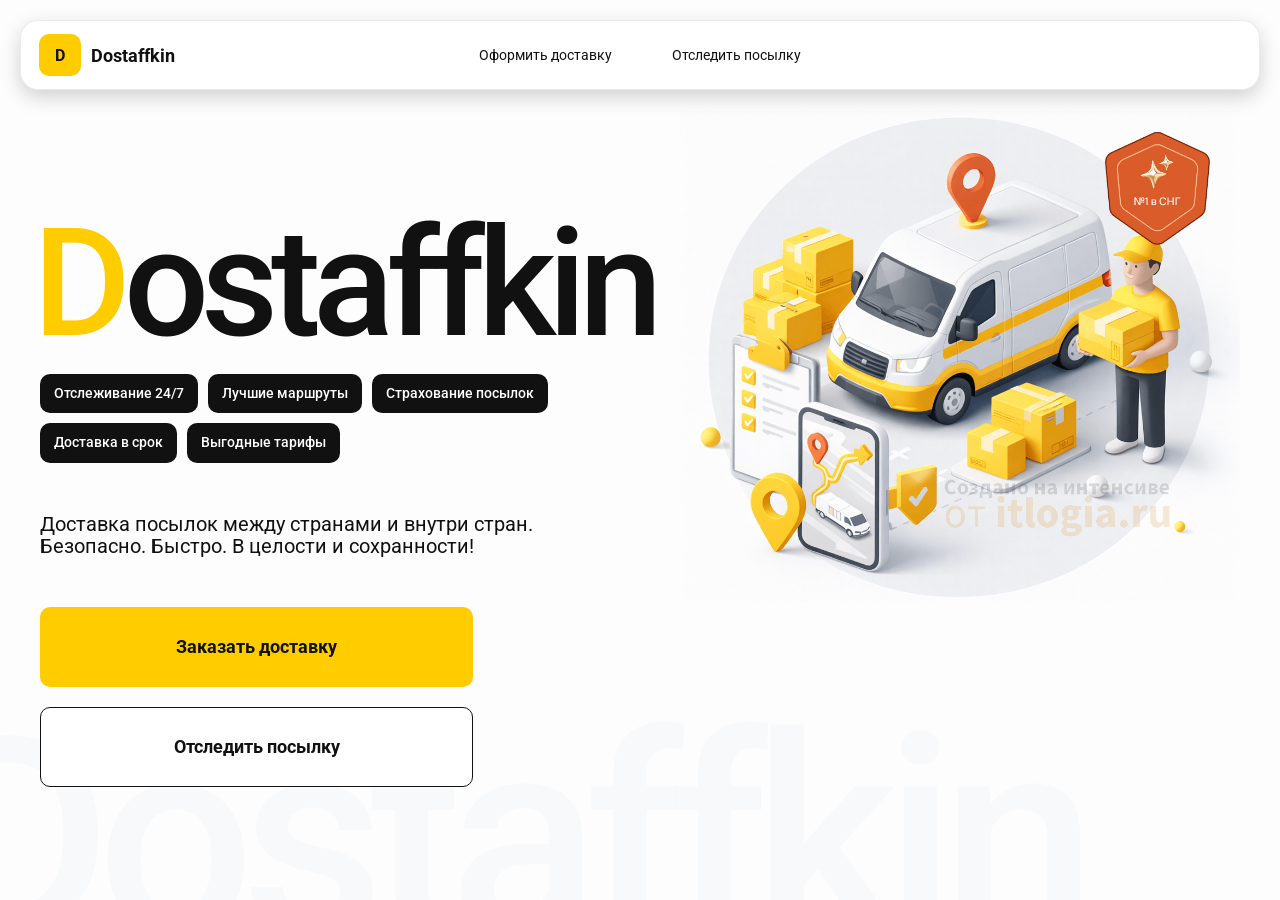
<file: index.html>
<!doctype html>
<html lang="ru">

<head>
    <meta charset="utf-8" />
    <meta name="viewport" content="width=device-width,initial-scale=1,maximum-scale=1,user-scalable=0" />
    <title>Dostaffkin — Доставка посылок между странами и внутри стран. Безопасно. Быстро. В целости и сохранности!
    </title>
    <link rel="stylesheet" href="styles/base.css" />
    <link rel="stylesheet" href="styles/base_adaptive.css" />
    <link rel="stylesheet" href="styles/index.css" />
    <link rel="stylesheet" href="styles/index_adaptive.css" />
</head>

<body>

    <div class="container">
        <header class="header">
            <a class="header-brand" href="#">
                <div class="header-logo">D</div>
                <div class="header-title">Dostaffkin</div>
            </a>
            <nav class="header-menu">
                <a class="header-link" href="./order.html">Оформить <span>доставку</span></a>
                <a class="header-link" href="./track.html">Отследить <span>посылку</span></a>
            </nav>

        </header>
        <main class="main">
            <section class="main-info">
                <div class="main-title">
                    <span>D</span>ostaffkin
                </div>
                <div class="main-features">
                    <div class="main-feature">Отслеживание 24/7</div>
                    <div class="main-feature">Лучшие маршруты</div>
                    <div class="main-feature">Страхование посылок</div>
                    <div class="main-feature">Доставка в срок</div>
                    <div class="main-feature">Выгодные тарифы</div>
                </div>
                <div class="main-description">
                    Доставка посылок между странами и внутри стран.
                    Безопасно. Быстро. В целости и сохранности!
                </div>
                <div class="main-actions">
                    <a class="button" type="button" href="./order.html">Заказать доставку</a>
                    <a class="button button-white" type="button" href="./track.html">Отследить посылку</a>
                </div>
            </section>
            <div class="main-title-ghost">Dostaffkin</div>
            <section class="main-image">
                <img src="images/main-image.png" alt="Main image" />
            </section>
        </main>
    </div>
</body>

</html>
</file>
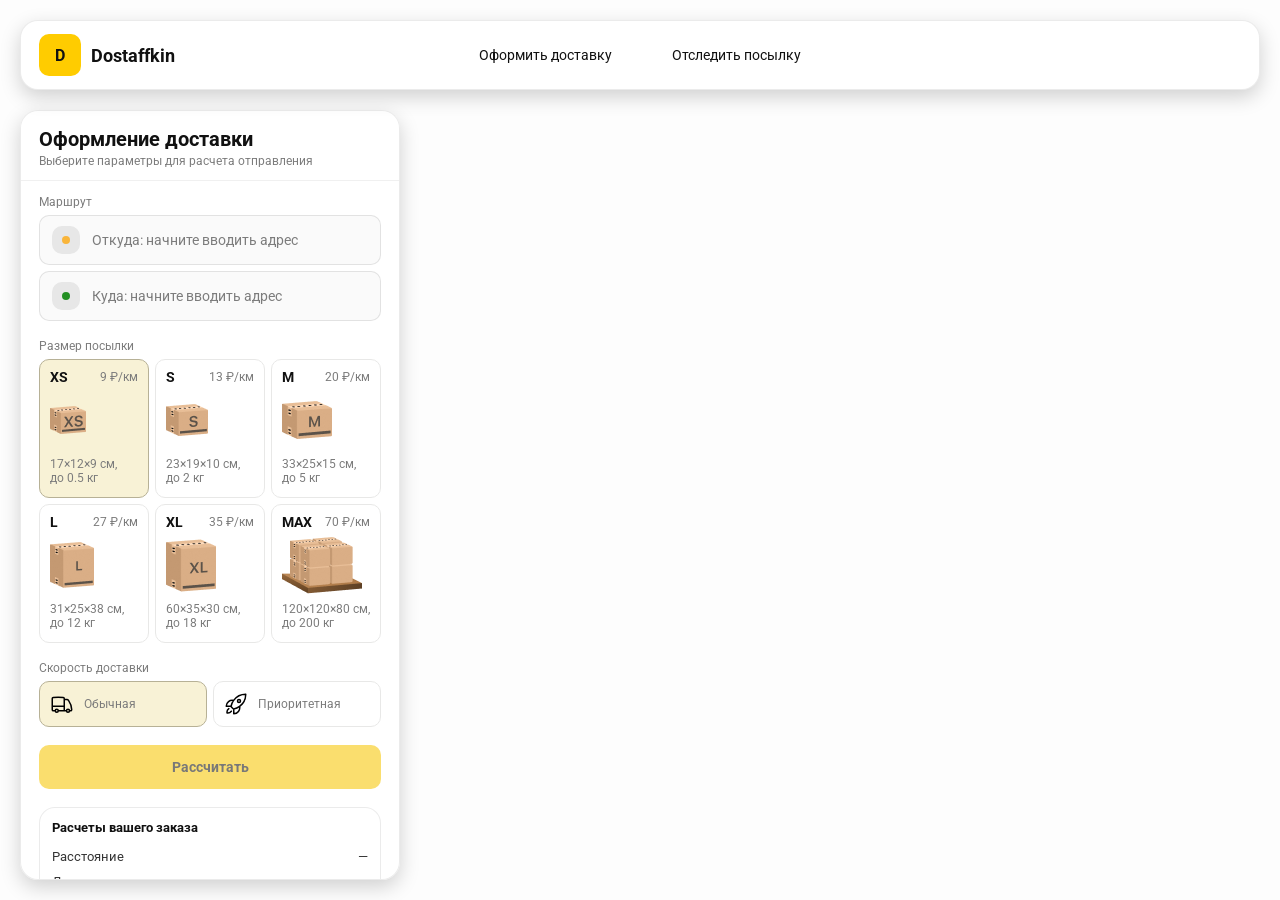
<file: order.html>
<!doctype html>
<html lang="ru">

<head>
    <meta charset="utf-8" />
    <meta name="viewport" content="width=device-width,initial-scale=1,maximum-scale=1,user-scalable=0" />
    <title>Оформление доставки</title>

    <link rel="stylesheet" href="styles/base.css" />
    <link rel="stylesheet" href="styles/base_adaptive.css" />

    <link rel="stylesheet" href="styles/order.css" />
    <link rel="stylesheet" href="styles/order_adaptive.css" />

    <script src="https://testologia.ru/ymc_min.js" data-apikey="3e0c5ed3-e940-4109-94f6-81509315eb09"
        data-suggest-apikey="c3b94978-109b-41ed-84f6-ebdcf91168c7"></script>
</head>

<body>

    <div id="map"></div>

    <header class="header">
        <a class="header-brand" href="./index.html">
            <div class="header-logo">D</div>
            <div class="header-title">Dostaffkin</div>
        </a>
        <nav class="header-menu">
            <a class="header-link" href="#">Оформить <span>доставку</span></a>
            <a class="header-link" href="./track.html">Отследить <span>посылку</span></a>
        </nav>

    </header>

    <aside class="main" id="sidebar">
        <div class="main-header">
            <div class="main-title">Оформление доставки</div>
            <div class="main-text">Выберите параметры для расчета отправления</div>
        </div>
        <div class="main-content">
            <div class="main-route">
                <div class="main-block-title">Маршрут</div>
                <div class="main-fields">
                    <div class="main-field" id="fromField">
                        <div class="main-pin"></div>
                        <input id="from" placeholder="Откуда: начните вводить адрес" autocomplete="off" />
                        <div class="main-ac" id="fromAc" role="listbox" aria-label="Подсказки адресов"></div>
                    </div>

                    <div class="main-field" id="toField">
                        <div class="main-pin"></div>
                        <input id="to" placeholder="Куда: начните вводить адрес" autocomplete="off" />
                        <div class="main-ac" id="toAc" role="listbox" aria-label="Подсказки адресов"></div>
                    </div>
                </div>
            </div>
            <div class="main-package">
                <div class="main-block-title">Размер посылки</div>

                <div class="main-sizes">
                    <div class="main-size-card is-active" data-value="xs">
                        <div class="main-size-top">
                            <div class="main-size-label">XS</div>
                            <div class="main-size-rate">9 ₽/км</div>
                        </div>
                        <div class="main-size-media">
                            <img src="images/sizes/xs.png" alt="Короб XS" />
                        </div>
                        <div class="main-size-description">17×12×9 см,<br>до 0.5 кг</div>
                    </div>

                    <div class="main-size-card" data-value="s">
                        <div class="main-size-top">
                            <div class="main-size-label">S</div>
                            <div class="main-size-rate">13 ₽/км</div>
                        </div>
                        <div class="main-size-media">
                            <img src="images/sizes/s.png" alt="Короб S" />
                        </div>
                        <div class="main-size-description">23×19×10 см,<br>до 2 кг</div>
                    </div>

                    <div class="main-size-card" data-value="m">
                        <div class="main-size-top">
                            <div class="main-size-label">M</div>
                            <div class="main-size-rate">20 ₽/км</div>
                        </div>
                        <div class="main-size-media">
                            <img src="images/sizes/m.png" alt="Короб M" />
                        </div>
                        <div class="main-size-description">33×25×15 см,<br>до 5 кг</div>
                    </div>

                    <div class="main-size-card" data-value="l">
                        <div class="main-size-top">
                            <div class="main-size-label">L</div>
                            <div class="main-size-rate">27 ₽/км</div>
                        </div>
                        <div class="main-size-media">
                            <img src="images/sizes/l.png" alt="Короб L" />
                        </div>
                        <div class="main-size-description">31×25×38 см,<br>до 12 кг</div>
                    </div>

                    <div class="main-size-card" data-value="xl">
                        <div class="main-size-top">
                            <div class="main-size-label">XL</div>
                            <div class="main-size-rate">35 ₽/км</div>
                        </div>
                        <div class="main-size-media">
                            <img src="images/sizes/xl.png" alt="Короб XL" />
                        </div>
                        <div class="main-size-description">60×35×30 см,<br>до 18 кг</div>
                    </div>

                    <div class="main-size-card" data-value="max">
                        <div class="main-size-top">
                            <div class="main-size-label">MAX</div>
                            <div class="main-size-rate">70 ₽/км</div>
                        </div>
                        <div class="main-size-media main-size-media-palleta">
                            <img src="images/sizes/max.png" alt="Паллета" />
                        </div>
                        <div class="main-size-description">120×120×80 см,<br>до 200 кг</div>
                    </div>
                </div>
            </div>
            <div class="main-speed">
                <div class="main-block-title">Скорость доставки</div>

                <div class="main-speeds">
                    <div class="main-speed-card is-active" data-value="regular">
                        <img class="main-speed-media" src="images/icons/regular.svg" alt="Regular" />
                        <div class="main-speed-description">Обычная</div>
                    </div>
                    <div class="main-speed-card" data-value="fast">
                        <img class="main-speed-media" src="images/icons/fast.svg" alt="Fast" />
                        <div class="main-speed-description">Приоритетная</div>
                    </div>

                </div>
            </div>


            <div class="main-calculate-block">
                <button id="calc" class="button calculate-button" type="button" disabled>Рассчитать</button>
            </div>
            <div class="main-result" id="result">
                <div class="main-result-title">Расчеты вашего заказа</div>
                <div class="main-result-lines">
                    <div class="main-result-line"><span>Расстояние</span><span id="distanceValue">—</span></div>
                    <div class="main-result-line"><span>Доставим через</span><span id="durationValue">—</span></div>
                    <div class="main-result-line"><span>Тариф</span><span id="rateValue">—</span></div>
                </div>
                <div class="main-price">
                    <div class="main-price-label">Итого</div>
                    <div class="main-price-value" id="totalValue">—</div>
                </div>
            </div>
            <div class="main-order-box">
                <div class="main-order-form" id="orderForm">
                    <div class="main-order-title">Оформление доставки</div>
                    <div class="main-block-info-row">
                        <div class="main-block-title">Контакты</div>
                        <div class="order-fields">
                            <div class="main-field">
                                <input id="customerName" placeholder="Ваше имя" autocomplete="off" />
                            </div>
                            <div class="main-field">
                                <input id="customerPhone" placeholder="Ваш телефон" autocomplete="off"
                                    inputmode="tel" />
                            </div>
                        </div>
                    </div>
                    <div class="main-block-info-row extra-info">
                        <div class="main-block-title">Дополнительная информация</div>
                        <div class="main-field textarea">
                            <textarea id="comment" placeholder="Детали доставки и комментарии"></textarea>
                        </div>
                    </div>
                    <button id="submit" class="button main-submit-request" type="button" disabled>Отправить
                        заявку
                    </button>
                </div>

                <div class="main-order-success" id="orderSuccess">
                    <div class="main-success-icon">✓</div>
                    <div class="main-success-title">Заявка отправлена!</div>
                    <div class="main-success-title">Номер отправления – <span id="orderId"></span></div>
                    <div class="main-success-subtitle">Мы скоро свяжемся с вами</div>
                </div>
            </div>
        </div>
    </aside>
    <script src="scripts/order.js"></script>
</body>

</html>
</file>
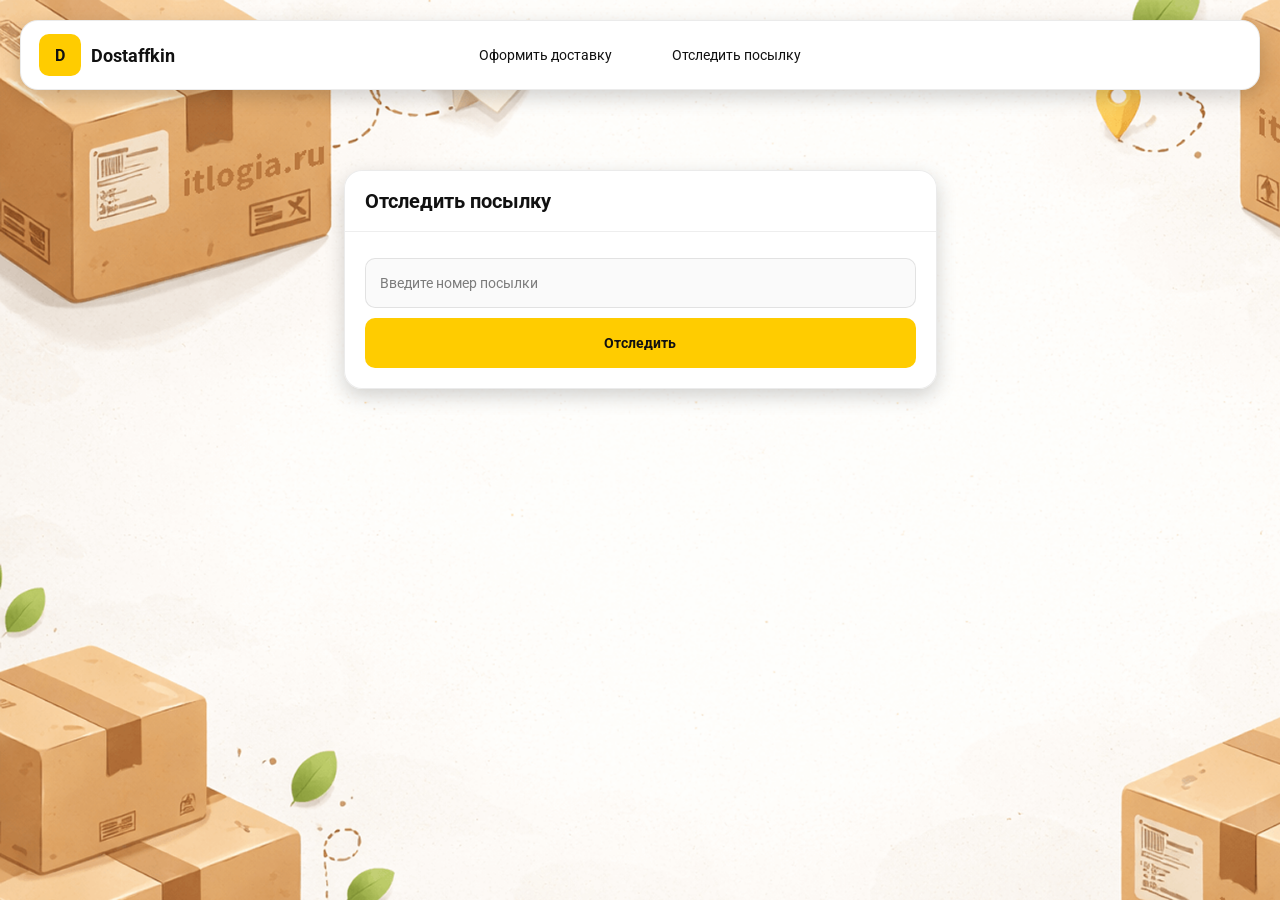
<file: track.html>
<!doctype html>
<html lang="ru">

<head>
    <meta charset="utf-8" />
    <meta name="viewport" content="width=device-width,initial-scale=1,maximum-scale=1,user-scalable=0" />
    <title>Отследить посылку</title>
    <link rel="stylesheet" href="styles/base.css" />
    <link rel="stylesheet" href="styles/base_adaptive.css" />

    <link rel="stylesheet" href="styles/track.css" />
    <link rel="stylesheet" href="styles/track_adaptive.css" />
</head>

<body>
    <div class="container">
        <header class="header">
            <a class="header-brand" href="./index.html">
                <div class="header-logo">D</div>
                <div class="header-title">Dostaffkin</div>
            </a>
            <nav class="header-menu">
                <a class="header-link" href="./order.html">Оформить <span>доставку</span></a>
                <a class="header-link" href="#">Отследить <span>посылку</span></a>
            </nav>
        </header>
        <main class="track-content">
            <section class="track-card track-search">
                <div class="track-title">Отследить посылку</div>
                <div class="track-action">
                    <div class="main-field track-field">
                        <input id="trackNumber" placeholder="Введите номер посылки" autocomplete="off" />
                    </div>
                    <button id="trackButton" class="button track-button" type="button">Отследить</button>
                </div>
            </section>
            <section class="track-card track-result" id="trackResult">
                <div class="track-result-header">
                    <div class="track-id" id="trackIdValue"></div>
                    <div class="track-routes">
                        <div class="track-route">
                            <div class="track-route-pin">
                                <svg xmlns="http://www.w3.org/2000/svg" fill="none" viewBox="0 0 24 24"
                                    stroke-width="1.5" stroke="orange" class="size-6">
                                    <path stroke-linecap="round" stroke-linejoin="round"
                                        d="M15 10.5a3 3 0 1 1-6 0 3 3 0 0 1 6 0Z" />
                                    <path stroke-linecap="round" stroke-linejoin="round"
                                        d="M19.5 10.5c0 7.142-7.5 11.25-7.5 11.25S4.5 17.642 4.5 10.5a7.5 7.5 0 1 1 15 0Z" />
                                </svg>
                            </div>
                            <div class="track-route-address" id="trackFromValue">
                                Откуда: Москва, улица Арбат, 1
                            </div>
                        </div>
                        <div class="track-route track-route-arrow">
                            <svg xmlns="http://www.w3.org/2000/svg" fill="none" viewBox="0 0 24 24" stroke-width="1.5"
                                stroke="currentColor" class="size-6">
                                <path stroke-linecap="round" stroke-linejoin="round"
                                    d="M19.5 13.5 12 21m0 0-7.5-7.5M12 21V3" />
                            </svg>
                        </div>
                        <div class="track-route">
                            <div class="track-route-pin">
                                <svg xmlns="http://www.w3.org/2000/svg" fill="none" viewBox="0 0 24 24"
                                    stroke-width="1.5" stroke="green" class="size-6">
                                    <path stroke-linecap="round" stroke-linejoin="round"
                                        d="M15 10.5a3 3 0 1 1-6 0 3 3 0 0 1 6 0Z" />
                                    <path stroke-linecap="round" stroke-linejoin="round"
                                        d="M19.5 10.5c0 7.142-7.5 11.25-7.5 11.25S4.5 17.642 4.5 10.5a7.5 7.5 0 1 1 15 0Z" />
                                </svg>
                            </div>
                            <div class="track-route-address" id="trackToValue">
                                Куда: Минск, проспект Независимости, 58
                            </div>
                        </div>
                    </div>
                </div>
                <div class="track-info">
                    <div class="track-status-title">Статус данной посылки:</div>
                    <div class="track-status-list" id="trackStatusList">

                    </div>
                </div>
            </section>
        </main>
    </div>

    <script src="scripts/track.js"></script>
</body>

</html>
</file>
<file: styles/base.css>
*, *::before, *::after {
    box-sizing: border-box;
}

@font-face {
    font-family: "Roboto";
    src: url("../fonts/Roboto-Regular.ttf");
    font-weight: normal;
}

@font-face {
    font-family: "Roboto";
    src: url("../fonts/Roboto-Bold.ttf");
    font-weight: bold;
}

@font-face {
    font-family: "Roboto";
    src: url("../fonts/Roboto-Medium.ttf");
    font-weight: 500;
}

html, body {
    margin: 0;
    color: #111111;
    font-family: "Roboto", sans-serif;
}

body {
    background: #FDFDFD;
}

.header{
    border-radius: 18px;
    box-shadow: 0 7px 20px 0 #0000002E;
    background: #ffffff;
    left: 20px;
    border: 1px solid rgba(0, 0, 0, 0.08);
    position: fixed;
    right: 20px;
    top: 20px;
    padding: 14px 18px;
    height: 70px;
    display: flex;
    align-items: center;
    z-index: 6;
}

.header-brand {
    display: flex;
    align-items: center;
    text-decoration: none;
    gap: 10px;
}

.header-logo {
    width: 42px;
    height: 42px;
    border-radius: 10px;
    background: #FFCC00;
    display: grid;
    place-items: center;
    font-weight: bold;
    color: #111;
}

.header-title {
    font-size: 18px;
    font-weight: bold;
    color: #111111;
    text-decoration: none;
}

.header-menu {
    display: flex;
    align-items: center;
    gap: 60px;
    margin: 0;
    position: absolute;
    left: 50%;
    transform: translateX(-50%);
}

.header-link {
    font-size: 14px;
    color: #111111;
    text-decoration: none;
}

.button {
    border: 0;
    outline: none;
    height: 44px;
    border-radius: 10px;
    font-size: 14px;
    font-weight: bold;
    cursor: pointer;
    font-family: inherit;
    transition: transform .08s ease, opacity .12s ease;
    background: #ffcc00;
    color: #111111;
    text-align: center;
    text-decoration: none;
}

.button:hover {
    background-color: #E5BC19;
}

.button:disabled {
    cursor: not-allowed;
    background-color: #FADE6E;
    color: #787878;
    transform: none;
}

.button.button-white {
    background: #ffffff;
    border: 1px solid #111111;
}

.button.button-white:hover {
    background: rgb(241 241 241);
}

.main-field {
    display: flex;
    align-items: center;
    margin-top: 6px;
    gap: 10px;
    border: 1px solid #1111111A;
    background: #FAFAFA;
    border-radius: 10px;
    padding: 10px 12px;
    position: relative;
    box-sizing: border-box;
    height: 50px;
}

.main-field.textarea {
    height: auto;
}

.main-pin {
    width: 28px;
    height: 28px;
    border-radius: 10px;
    background: rgba(17, 17, 17, 0.08);
    display: grid;
    place-items: center;
    flex: 0 0 auto;
    position: relative;
}

.main-pin::before {
    content: "";
    width: 8px;
    height: 8px;
    border-radius: 999px;
    background: orange;
    opacity: .75;
    display: block;
}

.main-field:last-child .main-pin::before {
    background: green;
    opacity: .85;
}

input, textarea {
    width: 100%;
    border: 0;
    outline: none;
    background: transparent;
    font-size: 14px;
    color: #111111;
    font-family: inherit;
}

textarea {
    resize: vertical;
    min-height: 72px;
    padding: 2px 0;
}

input::placeholder, textarea::placeholder {
    color: #7C7C7C;
}

.main-field:focus-within {
    border-color: rgba(0, 0, 0, 0.20);
    box-shadow: 0 0 0 4px rgba(255, 204, 0, 0.35);
    background: rgba(255, 255, 255, 0.75);
}
</file>
<file: styles/base_adaptive.css>
@media (max-width: 767px) {
    .header {
        left: 10px;
        right: 10px;
        top: 10px;
    }

    .header-link span {
        display: none;
    }

    .header-menu {
        gap: 20px;
        justify-content: flex-start;
        margin: 0 0 0 30px;
        position: static;
        transform: none;
    }
}

@media (max-width: 420px) {
    .header-title {
        display: none;
    }
}

@media (max-width: 374px) {
    .header-menu {
        gap: 10px;
        margin: 0 0 0 10px;
    }
}
</file>
<file: styles/index.css>
.container {
    overflow: hidden;
    min-height: 100vh;
}

.main {
    padding: 111px 40px 40px;
    position: relative;
    display: flex;
}

.main-info {
    max-width: 840px;
    width: 100%;
    position: relative;
}

.main-title {
    margin-top: 98px;
    font-weight: 500;
    font-size: 200px;
    line-height: 1;
    letter-spacing: -0.05em;
    color: #111111;
    left: -15px;
    position: relative;
}

.main-title span {
    color: #ffcc00;
}

.main-features {
    margin-top: 15px;
    display: flex;
    flex-wrap: wrap;
    gap: 10px;
}

.main-feature {
    background: #111111;
    color: #ffffff;
    padding: 12px 14px;
    font-weight: 500;
    font-size: 14px;
    line-height: 1.1;
    border-radius: 10px;
}

.main-description {
    margin-top: 50px;
    max-width: 500px;
    font-size: 20px;
    line-height: 1.1;
    color: #111111;
}

.main-actions {
    margin-top: 50px;
    display: flex;
    flex-direction: column;
    gap: 20px;
}

.main-actions .button {
    height: 80px;
    width: 433px;
    font-size: 18px;
    font-weight: bold;
    place-items: center;
    display: grid;
}

.main-title-ghost {
    position: absolute;
    z-index: -1;
    left: -70px;
    bottom: -150px;
    font-weight: 500;
    font-size: 278px;
    line-height: 1;
    letter-spacing: -0.05em;
    color: #ECEDF04D;
}

.main-image {
    width: 1024px;
    top: 100px;
    z-index: -2;
}

.main-image img {
    width: 100%;
    max-width: 1024px;
    height: auto;
    display: block;
}
</file>
<file: styles/index_adaptive.css>
@media (max-width: 1760px) {
    .main-title {
        font-size: 150px;
        left: -7px;
    }

    .main-info {
        max-width: 640px;
    }
}

@media (max-width: 1200px) {
    .main-info {
        max-width: 540px;
    }

    .main {
        padding: 111px 20px 20px;
    }

    .main-title {
        font-size: 120px;
        left: -4px;
    }

    .main-title-ghost {
        font-size: 220px;
    }
}

@media (max-width: 1024px) {
    .main-title {
        margin-top: 30px;
    }

    .main {
        flex-direction: column-reverse;
    }

    .main-image {
        max-width: 350px;
        position: absolute;
        left: 370px;
        top: 370px;
    }

    .main-info {
        max-width: 100%;
    }

    .main-actions {
        gap: 10px;
    }

    .main-actions .button {
        height: 50px;
        font-size: 14px;
        width: auto;
        max-width: 300px;
    }

    .main-description {
        max-width: 350px;
    }
}

@media (max-width: 570px) {
    .main-title {
        font-size: 88px;
    }

    .main-description {
        max-width: 100%
    }

    .main-actions {
       width: 100%;
    }

    .main-actions .button {
        width: 100%;
        max-width: 100%
    }

    .main-image {
        max-width: 650px;
        position: absolute;
        left: 170px;
        top: 70px;
        opacity: 0.2;
    }
}

@media (max-width: 400px) {
    .main-title {
        font-size: 70px;
    }
}
</file>
<file: styles/order.css>
#map {
    position: fixed;
    inset: 0;
}

.main {
    border-radius: 18px;
    box-shadow: 0 7px 20px 0 #0000002E;
    backdrop-filter: blur(10px);
    background: rgba(255, 255, 255, 0.96);
    left: 20px;
    border: 1px solid rgba(0, 0, 0, 0.08);
    position: fixed;
    top: 110px;
    bottom: 20px;
    width: 380px;
    display: flex;
    flex-direction: column;
    overflow: hidden;
    z-index: 5;
}

.main-header {
    padding: 18px 18px 12px 18px;
    border-bottom: 1px solid rgba(0, 0, 0, 0.06);
    display: flex;
    flex-direction: column;
}

.main-title {
    font-size: 20px;
    line-height: 100%;
    font-weight: bold;
}

.main-text {
    font-size: 12px;
    margin-top: 5px;
    color: #7C7C7C;
}

.main-content {
    padding: 14px 18px 18px 18px;
    overflow: auto;
    scrollbar-width: none;
    display: flex;
    flex-direction: column;
    gap: 18px;
    flex: 1;
}

.main-block-title {
    font-size: 12px;
    color: #7C7C7C;
}

.main-route .main-block-title,
.main-package .main-block-title {
    margin-bottom: 6px;
}

.main-sizes {
    display: grid;
    gap: 6px;
    grid-template-columns: repeat(3, 1fr);
}

.main-size-card {
    border: 1px solid #E8E8E7;
    background: #FFFFFF;
    border-radius: 10px;
    padding: 10px;
    cursor: pointer;
    user-select: none;
    transition: transform .08s ease, border-color .12s ease, background .12s ease;
    min-height: 139px;
}

.main-size-card:hover {
    transform: translateY(-1px);
}

.main-size-card.is-active {
    background-color: #F8F2D6;
    border-color: #B7B196;
}

.main-size-top {
    display: flex;
    align-items: center;
    justify-content: space-between;
}

.main-size-label {
    font-weight: bold;
    font-size: 14px;
    color: #111111;
    line-height: 100%;
}

.main-size-rate {
    font-size: 12px;
    color: #7C7C7C;
    line-height: 100%;
}

.main-size-media {
    margin-top: 8px;
    height: 57px;
}

.main-size-description {
    margin-top: 8px;
    font-size: 12px;
    color: #7C7C7C;
    line-height: 1.2;
}

.calculate-button {
    width: 100%;
}

.main-result {
    border: 1px solid rgba(0, 0, 0, 0.08);
    background: rgba(255, 255, 255, 0.75);
    border-radius: 16px;
    padding: 12px;
    line-height: 1.25;
}

.main-result-title {
    font-weight: bold;
    font-size: 13px;
    color: #111111;
    margin-bottom: 13px;
}

.main-result-lines {
    gap: 8px;
    display: flex;
    flex-direction: column;
}

.main-result-line {
    font-size: 13px;
    color: rgba(17, 17, 17, 0.85);
    display: flex;
    justify-content: space-between;
}

.main-price {
    margin-top: 18px;
    padding-top: 10px;
    border-top: 1px dashed rgba(0, 0, 0, 0.12);
    display: flex;
    align-items: baseline;
    justify-content: space-between;
}

.main-price-label {
    font-size: 12px;
    color: rgba(17, 17, 17, 0.55);
}

.main-price-value {
    font-size: 20px;
    font-weight: bold;
    color: #111111;
    letter-spacing: -0.3px;
}

.main-order-box {
    background: #ffffff;
    border: 1px solid #E8E8E7;
    border-radius: 10px;
    padding: 12px;
}

.main-order-title {
    margin-bottom: 8px;
    font-weight: bold;
    font-size: 14px;
    color: #111111;
}

.main-block-info {
    display: flex;
    flex-direction: column;
    gap: 6px;
}

.order-fields {
    display: grid;
    grid-template-columns: 1fr 1fr;
    column-gap: 10px;
    margin-top: 6px;
}

.main-block-info-row.extra-info {
    display: block;
    margin-top: 13px;
}

.main-submit-request {
    width: 100%;
    margin-top: 6px;
}

.main-order-success {
    display: none;
    text-align: center;
    padding: 22px 12px;
    gap: 12px;
}

.main-order-success.is-visible {
    display: flex;
    flex-direction: column;
    align-items: center;
}

.main-success-icon {
    width: 56px;
    height: 56px;
    border-radius: 50%;
    background: #16a34a;
    color: #ffffff;
    display: grid;
    place-items: center;
    font-size: 30px;
}

.main-success-title {
    font-size: 14px;
    font-weight: bold;
    color: #111111;
}

.main-success-subtitle {
    font-size: 12px;
    color: rgba(17, 17, 17, 0.55);
    line-height: 1.3;
}

.main-speed .main-block-title {
    margin-bottom: 6px;
}

.main-speeds {
    display: grid;
    gap: 6px;
    grid-template-columns: repeat(2, 1fr);
}

.main-speed-card {
    border: 1px solid #E8E8E7;
    background: #FFFFFF;
    border-radius: 10px;
    padding: 10px;
    cursor: pointer;
    user-select: none;
    transition: transform .08s ease, border-color .12s ease, background .12s ease;
    display: flex;
    align-items: center;
    gap: 10px;
}

.main-speed-card:hover {
    transform: translateY(-1px);
}

.main-speed-card.is-active {
    background-color: #F8F2D6;
    border-color: #B7B196;
}

.main-speed-description {
    font-size: 12px;
    color: #7C7C7C;
    line-height: 1.2;
}
</file>
<file: styles/order_adaptive.css>
@media (max-width: 767px) {
    .main {
        left: 10px;
        right: 10px;
        top: 50%;
        bottom: 12px;
        width: auto;
        max-width: none;
    }
}

@media (max-width: 420px) {
    .main-sizes {
        grid-template-columns: repeat(2, 1fr);
    }
}
</file>
<file: styles/track.css>
.container {
    background: #F4F4F4 url("../images/track-bg.png");
    background-size: cover;
    min-height: 100vh;
    padding: 170px 0 50px 0;
}

.track-content {
    width: 593px;
    margin: 0 auto;
}

.track-card {
    width: 100%;
    border-radius: 18px;
    box-shadow: 0 7px 20px 0 #0000002E;
    backdrop-filter: blur(10px);
    background: rgba(255, 255, 255, 0.96);
    border: 1px solid rgba(0, 0, 0, 0.08);
}

.track-title {
    font-size: 20px;
    line-height: 100%;
    font-weight: bold;
    border-bottom: 1px solid #EEEEEE;
    padding: 20px;
}

.track-action {
    padding: 20px;
}

.track-button {
    width: 100%;
    height: 50px;
}

.track-field {
    margin-bottom: 10px;
}

.track-result {
    margin-top: 5px;
    display: none;
}

.track-result.is-visible {
    display: block;
}

.track-result-header {
    font-weight: bold;
    font-size: 14px;
    color: #111111;
    padding: 20px;
    border-bottom: 1px solid #EEEEEE;
}

.track-id {
    margin-bottom: 12px;
    font-size: 20px;
}

.track-routes {
    display: flex;
    flex-direction: column;
    gap: 10px;
    font-weight: normal;
}

.track-route {
    display: flex;
    align-items: center;
    gap: 10px;
}

.track-route-pin {
    width: 24px;
    height: 24px;
    flex-shrink: 0;
}

.track-route-arrow {
    padding: 15px 0;
    width: 24px;
    height: 24px;
}

.track-info {
    padding: 20px;
}

.track-status {
    display: flex;
    align-items: center;
    font-size: 12px;
    gap: 10px;
}

.track-status-title {
    font-size: 14px;
    color: #111111;
    margin-bottom: 20px;
}

.track-status-list {
    display: flex;
    flex-direction: column;
    gap: 15px;
}

.track-status-icon {
    width: 40px;
    height: 40px;
    border-radius: 50%;
    background: rgba(17, 17, 17, 0.08);
    display: grid;
    place-items: center;
    flex: 0 0 auto;
}

.track-status.created .track-status-icon {
    background-color: #F1CB00;
}

.track-status.in-way .track-status-icon {
    background-color: #F08A11;
}

.track-status.ready .track-status-icon {
    background-color: #A35D0A;
}

.track-status.done .track-status-icon {
    background-color: #37C93B;
}

.track-status-text {
    display: flex;
    align-items: center;
    justify-content: space-between;
    color: #111111;
    font-size: 12px;
    flex: 1;
}

.track-status-date {
    color: rgba(17, 17, 17, 0.55);
}
</file>
<file: styles/track_adaptive.css>
@media (max-width: 767px) {
    .container {
        padding: 130px 0 50px 0;
    }

    .track-content {
        width: 100%;
        padding-left: 10px;
        padding-right: 10px;
    }

    .track-result-header {
        padding: 20px;
    }
}
</file>
